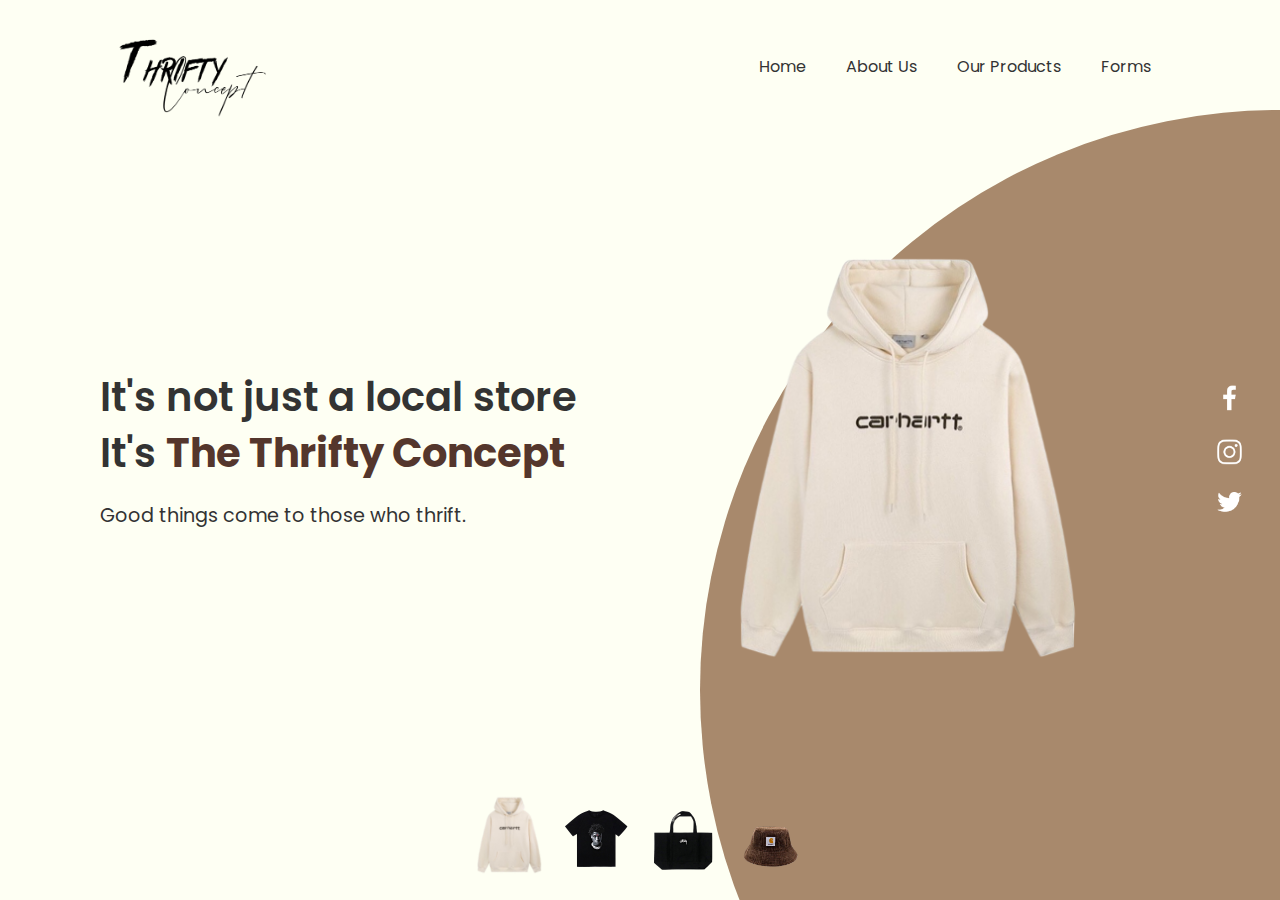
<file: index.html>
<!DOCTYPE html>
<html lang="en">
<head>
    <meta charset="UTF-8">
    <title>The Thrifty Concept</title>
    <link rel="stylesheet" href="thrifty.css">
</head>
<body>
    
    <section>
        <div class="circle"></div>
        <header>
            <a href="index.html"><img src="Thrifty1.png" class="logo"></a>
            <ul>
                <li><a href="index.html">Home</a></li>
                <li><a href="AboutUs.html">About Us</a></li>
                <li><a href="Products.html">Our Products</a></li>
                <li><a href="form.html">Forms</a></li>
            </ul>
        </header>
        <div class="content">
            <div class="textBox">
                <h2>It's not just a local store<br>It's <span>The Thrifty Concept</span></h2>
                <p>Good things come to those who thrift.</p>
            </div>
        <div class="hoodieimg">
          <img src="hoodie.jpg" class="hoodie">
        </div>
        </div>
        <ul class="thumbnail">
            <li><img src="thumb1.png" onclick="imgSlider('hoodie.jpg');changeCirclecolor('#a8896c')"></li>
            <li><img src="thumb2.png" onclick="imgSlider('tshirt.png');changeCirclecolor('#785e4d')"></li>
            <li><img src="thumb3.png" onclick="imgSlider('bags.png');changeCirclecolor('#854836')"></li>
            <li><img src="thumb4.png" onclick="imgSlider('hats.png');changeCirclecolor('#a64452')"></li>
        </ul>
        <ul class="sci">
            <li><a href="https://www.facebook.com/thethriftyconcept"><img src="facebook.png"></a></li>
            <li><a href="https://instagram.com/thrifty.concept"><img src="instagram.png"></a></li>
            <li><a href="#"><img src="twitter.png"></a></li>
        </ul>
    </section>
    

    <script type="text/javascript">
        function imgSlider(anything){
            document.querySelector('.hoodie').src = anything;
        }
        function changeCirclecolor(color){
            const circle = document.querySelector('.circle');
            circle.style.background = color;
        }
    </script>
</body>
</html>
</file>
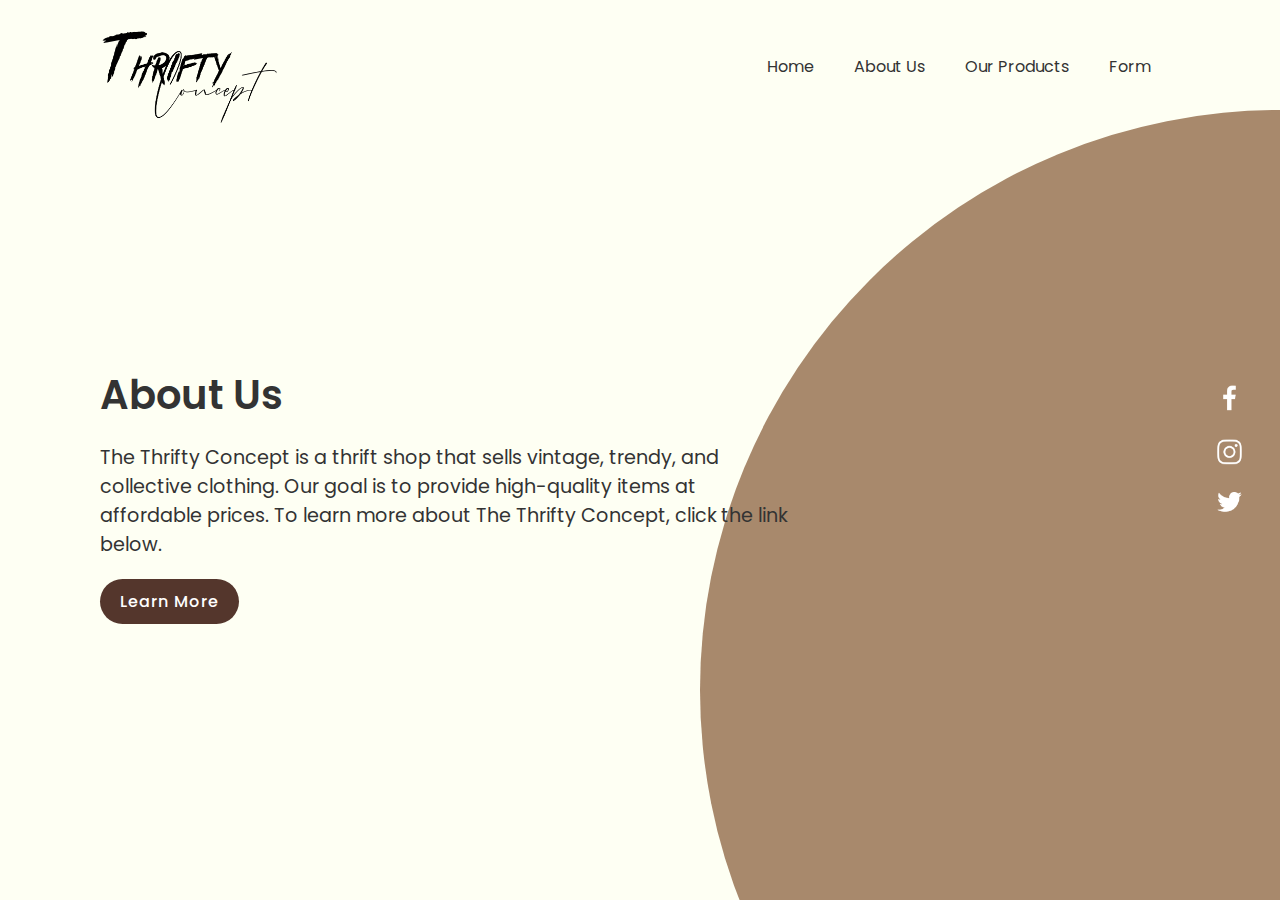
<file: AboutUs.html>
<!DOCTYPE html>
<html lang="en">
<head>
    <meta charset="UTF-8">
    <meta name="viewport" content="width=device-width, initial-scale=1.0">
    <title>The Thrifty Concept</title>
    <link rel="stylesheet" href="thrifty.css">
</head>
<body>
    <section>
        <div class="circle"></div>
        <header>
            <a href="index.html"><img src="thrifty.jpg" class="logo"></a>
            <ul>
                <li><a href="index.html">Home</a></li>
                <li><a href="AboutUs.html">About Us</a></li>
                <li><a href="Products.html">Our Products</a></li>
                <li><a href="form.html">Form</a></li>
            </ul>
        </header>
        <div class="container">
            <div class="AboutUs">
                <h2>About Us</h2>
                <p>The Thrifty Concept is a thrift shop that sells vintage, trendy, and collective clothing. 
                    Our goal is to provide high-quality items at affordable prices. To learn more about
                    The Thrifty Concept, click the link below.
                </p>
                <a href="https://instagram.com/thrifty.concept">Learn More</a>
            </div>
        </div>
        <ul class="sci">
            <li><a href="https://www.facebook.com/thethriftyconcept"><img src="facebook.png"></a></li>
            <li><a href="https://instagram.com/thrifty.concept"><img src="instagram.png"></a></li>
            <li><a href="#"><img src="twitter.png"></a></li>
        </ul>
    </section>
</body>
</file>
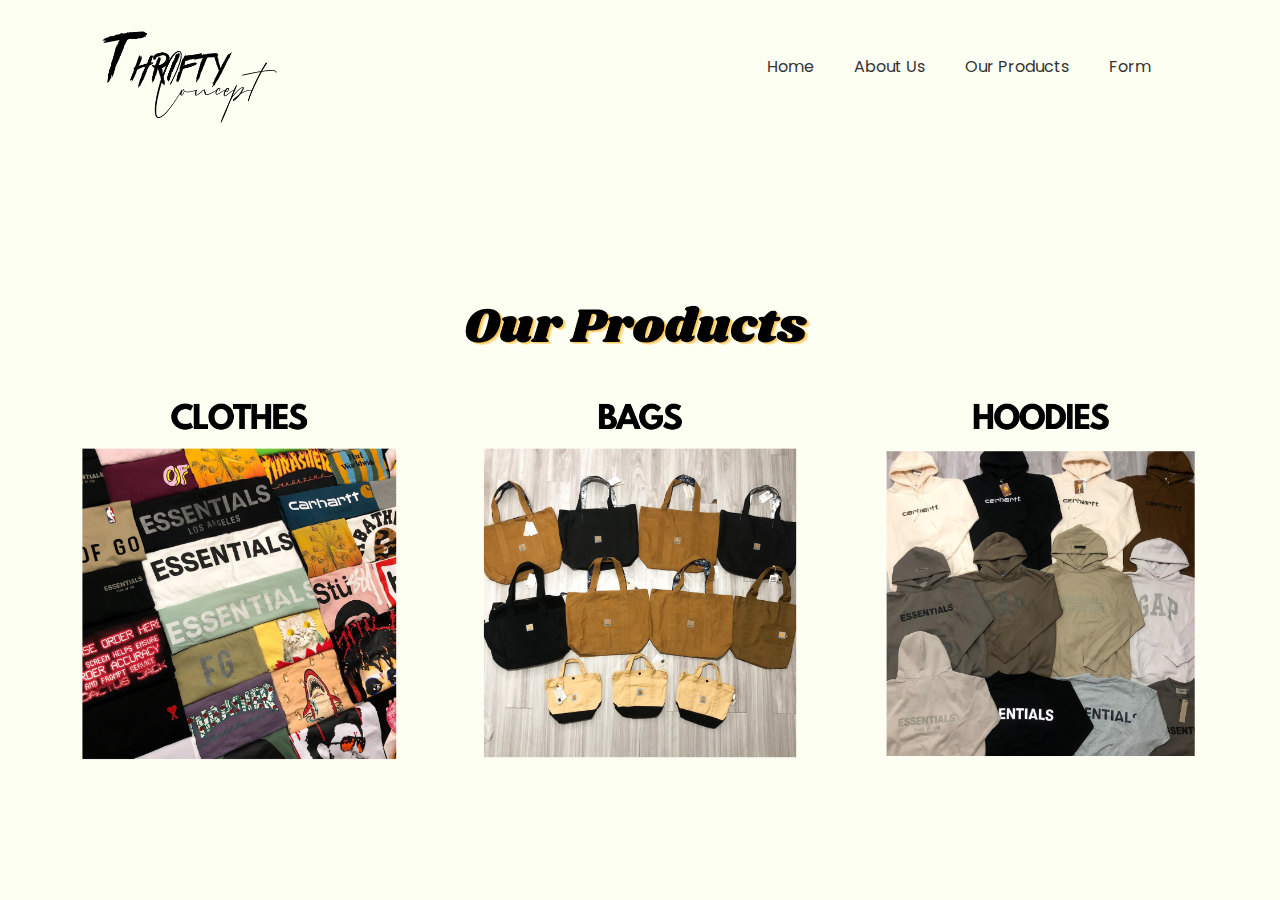
<file: Products.html>
<!DOCTYPE html>
<html lang="en">
<head>
    <meta charset="UTF-8">
    <meta name="viewport" content="width=device-width, initial-scale=1.0">
    <title>The Thrifty Concept</title>
    <link rel="stylesheet" href="thrifty.css">
</head>
<body>
    <section class="section-medium">
        <header>
            <a href="index.html"><img src="thrifty.jpg" class="logo"></a>
            <ul>
                <li><a href="index.html">Home</a></li>
                <li><a href="AboutUs.html">About Us</a></li>
                <li><a href="Products.html">Our Products</a></li>
                <li><a href="form.html">Form</a></li>
            </ul>
        </header>
    </section>
</body>
</file>
<file: thrifty.css>
@import url('https://fonts.googleapis.com/css2?family=Poppins:wght@600&display=swap');
*
{
    margin: 0;
    padding: 0;
    box-sizing: border-box;
    font-family: 'Poppins',sans-serif;
}
section
{
    position: relative;
    width: 100%;
    min-height: 100vh;
    padding: 100px;
    display: flex;
    justify-content: space-between;
    align-items: center;
    background: #FEFFF3;
}
header
{
    position: absolute;
    top: 0;
    left: 0;
    width: 100%;
    padding: 25px 100px;
    display: flex;
    justify-content: space-between;
    align-items: flex-start;
}
header .logo
{
    position: relative;
    max-width: 180px;
}
header ul
{
    padding: 29px;
    position: relative;
    display: flex;
}
header ul li
{
    list-style: none;
}
header ul li a
{
    display: inline-block;
    color: #333;
    font-weight: 400;
    margin-left: 40px;
    text-decoration: none;
}
.content
{
    position: relative;
    width: 100%;
    display: flex;
    justify-content: space-between;
    align-items: center;
}
.content .textBox
{
    position: relative;
    max-width: 600px;
}
.content .textBox h2
{
    color: #333;
    font-size: 2.5em;
    line-height: 1.4em;
    font-weight: 600;
}
.content .textBox h2 span
{
    color: #54362C;
    font-size: 1em;
    font-weight: 700;
}
.content .textBox p
{
    color: #333;
    font-size: 1.2em;
    margin-top: 20px;
}
.content .textBox a
{
    display: inline-block;
    margin-top: 20px;
    padding: 10px 20px;
    background: #54362C;
    color: #fff;
    border-radius: 40px;
    font-weight: 500;
    letter-spacing: 1px;
    text-decoration: none;
}
.content .hoodieimg
{
    width: 600px;
    display: flex;
    justify-content: flex-end;
    padding-right: 100px;
    margin-top: 15px;
}
.content .hoodieimg img
{
    max-width: 343px;
}
.container .AboutUs
{
    position: relative;
    max-width: 700px;
}
.container .AboutUs h2
{
    color: #333;
    font-size: 2.5em;
    line-height: 1.4em;
    font-weight: 600;
    margin-bottom: 20px;
}
.container .AboutUs p
{
    color: #333;
    font-size: 1.2em;
    margin-top: 20px;
}
.container .AboutUs h2
{
    color: #333;
    font-size: 2.5em;
    line-height: 1.4em;
    font-weight: 600;
    margin-top: 90px;
}
.container .AboutUs a
{
    display: inline-block;
    margin-top: 20px;
    padding: 10px 20px;
    background: #54362C;
    color: #fff;
    border-radius: 40px;
    font-weight: 500;
    letter-spacing: 1px;
    text-decoration: none;
}
.thumbnail
{
    position: absolute;
    left: 50%;
    bottom: 0px;
    transform: translateX(-50%);
    display: flex;
}
.thumbnail li
{
    list-style-type: none;
    display: inline-block;
    margin: 0 11px;
    cursor: pointer;
    transition: 0.5s;
}
.thumbnail li:hover
{
    transform: translateY(-15px);
}
.thumbnail li img
{
    max-width: 65px;
}
.sci
{
    position: absolute;
    top: 50%;
    right: 30px;
    transform: translateY(-50%);
    display: flex;
    justify-content: center;
    align-items: center;
    flex-direction: column;
}
.sci li
{
    list-style: none;
}
.sci li a
{
    display: inline-block;
    margin: 3px 0;
    transform: scale(0.6);
    filter: invert(1);
}
.circle
{
    position: absolute;
    top: 0;
    left: 0;
    width: 100%;
    height: 100%;
    background: #a8896c;
    clip-path: circle(580px at right 690px);
}
.section-medium
{
    background-image: url("prbg.png");
    height: 100%;
    background-position: center;
    background-repeat: no-repeat;
    background-size: cover;
}
</file>
